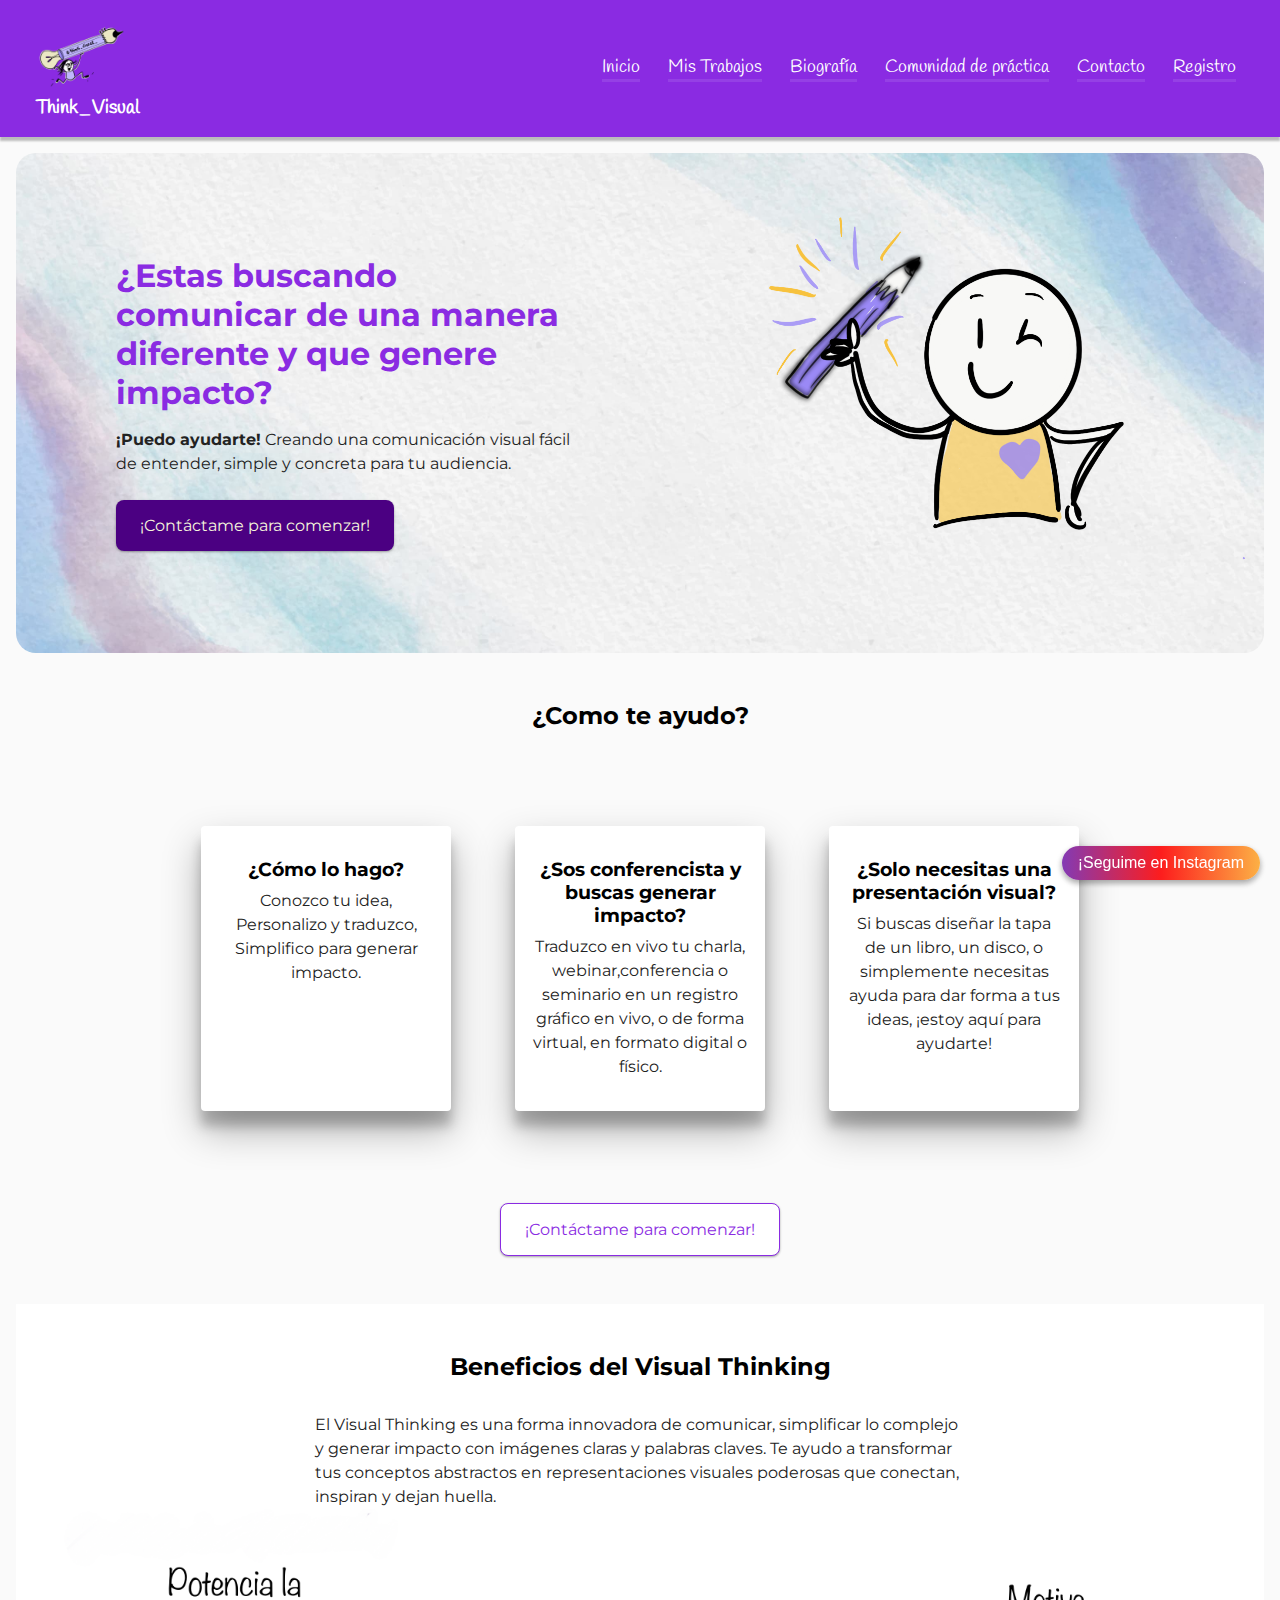
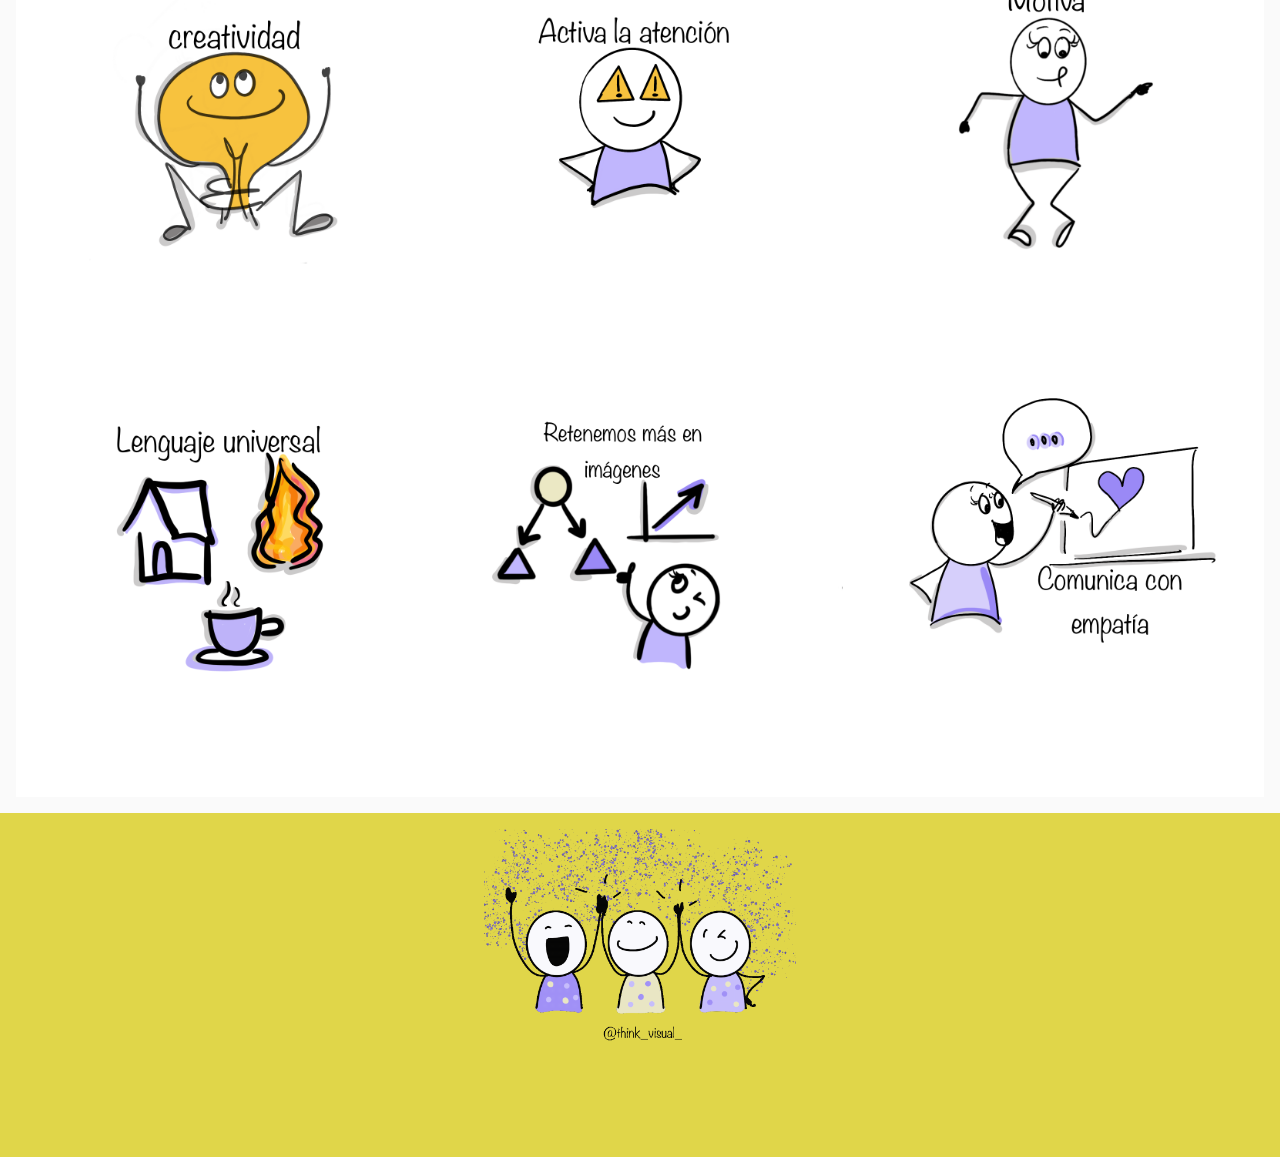
<file: index.html>
<!DOCTYPE html>
<html lang="es">

<head>
    <title> think_visual_</title>
    <meta charset="UTF-8">
    <link href="css/estilos.css" rel="stylesheet" />
    <meta name="viewport" content="width=device-width, initial-scale=1, shrink-to-fit=no" />
    <script src="script.js" defer></script>
</head>

<body>
    <header>
    <div class="container">
        <div id="logo">
            <img src="imagenes/html5-logosinfondo.png" alt="logo de think_visual_">

            <h3 id="marca"> Think_Visual</h3>
        </div>
        <nav>
            <div class="menu-btn" type="button" title="menu">&#9776;</div>
            <ul class="menu">
                <li><a href="index.html">Inicio</a></li>
                <li><a href="mistrabajos.html">Mis Trabajos</a></li>
                <li><a href="biografia.html">Biografía</a></li>
                <li><a href="comunidaddepractica.html">Comunidad de práctica</a></li>
                <li><a href="contacto.html">Contacto</a></li>
                <li><a href="registro.html">Registro</a></li>
            </ul>
        </nav>
    </div>
</header>
    <div id="inicio" class="section">
        <!-- Contenido de la sección "Inicio" -->
    </div>
    <div id="mistrabajos" class="section">
        <!-- Contenido de la sección "Experiencia" -->
    </div>
    <div id="biografia" class="section">
        <!-- Contenido de la sección "Viaja" -->
    </div>
    <div id="comunidaddepractica" class="section">
        <!-- Contenido de la sección "Fotos" -->
    </div>
    <div id="contacto" class="section">
        <!-- Contenido de la sección "Chat" -->
    </div>
    <div id="registro" class="section">
        <!-- Contenido de la sección "Chat" -->
    </div>











    <main>
        <section class="hero">
            <div>
                <div class="text-container">
                <h1 class="index"> ¿Estas buscando comunicar de una manera diferente y que genere impacto? </h1>
                <p> <strong>¡Puedo ayudarte!</strong> Creando una comunicación visual fácil de entender, simple y concreta para tu audiencia.</p>
            
                <a src="/contacto.html" class="botoncontactame">¡Contáctame para comenzar!</a>
            </div>
            </div>
                <figure class="imagenbienvenida"> <img src="imagenes/html5-bienvenida.png"> </figure>

        </section>

        <section class="servicios">
            <h2>¿Como te ayudo?</h2>

            <div class="lista-servicios">
            <div class="servicio">
                <h3>¿Cómo lo hago?</h3>
                <p>Conozco tu idea,
                Personalizo y traduzco,
                Simplifico para generar impacto.</p>
                
            </div>
                
            <div class="servicio">
                <h3>¿Sos conferencista y buscas generar impacto?</h3>
                <p>Traduzco en vivo tu charla, webinar,conferencia o seminario en un registro gráfico en vivo, o de forma virtual, en formato digital o
                    físico.</p>
            </div>
            <div class="servicio">
                <h3>¿Solo necesitas una presentación visual?</h3>
                <p>Si buscas diseñar la tapa de un libro, un disco, o simplemente necesitas ayuda para dar forma a tus
                    ideas, ¡estoy aquí para ayudarte!</p>
            </div>
        </div>
                
            <a src="/contacto.html" class="botoncontactame secondary">¡Contáctame para comenzar!</a>
           
                

        </section>
        <section class="servicios white-section">
                <h2>Beneficios del Visual Thinking</h2>
                <p class="subheading">El Visual Thinking es una forma innovadora de comunicar, simplificar lo complejo y generar impacto
                    con imágenes claras y palabras claves.
                    Te ayudo a transformar tus conceptos abstractos en representaciones visuales poderosas que conectan,
                    inspiran y dejan huella. </p>
                <div class="grid-bennefits">
                <figure class="beneficios"> <img src="imagenes/html5-beneficios1.png"> </figure>
                <figure class="beneficios"> <img src="imagenes/html5_beneficios_2.png"> </figure>
                <figure class="beneficiso"> <img src="imagenes/html5-beneficio3.png"> </figure>
                <figure class="beneficios"> <img src="imagenes/html5-beneficios4.png"> </figure>
                <fugure class="beneficios"> <img src="imagenes/html5-beneficios5.png"> </fugure>
                <figure class="beneficios"> <img src="imagenes/html5-beneficios6.png"> </figure>

            </div>

        </section>


    </main>

    <footer>
        <div class="contenedor-footer">
           <img class="footer-img" alt="ilustracion" src="imagenes/html5-gif.gif">
       </div> 
   </footer>   
 <a class="instagram" href="https://www.instagram.com/think_visual_/?igsh=YXNoMmVsOTVidjV3&utm_source=qr">¡Seguime en Instagram</a>


</body>


</html>
</file>
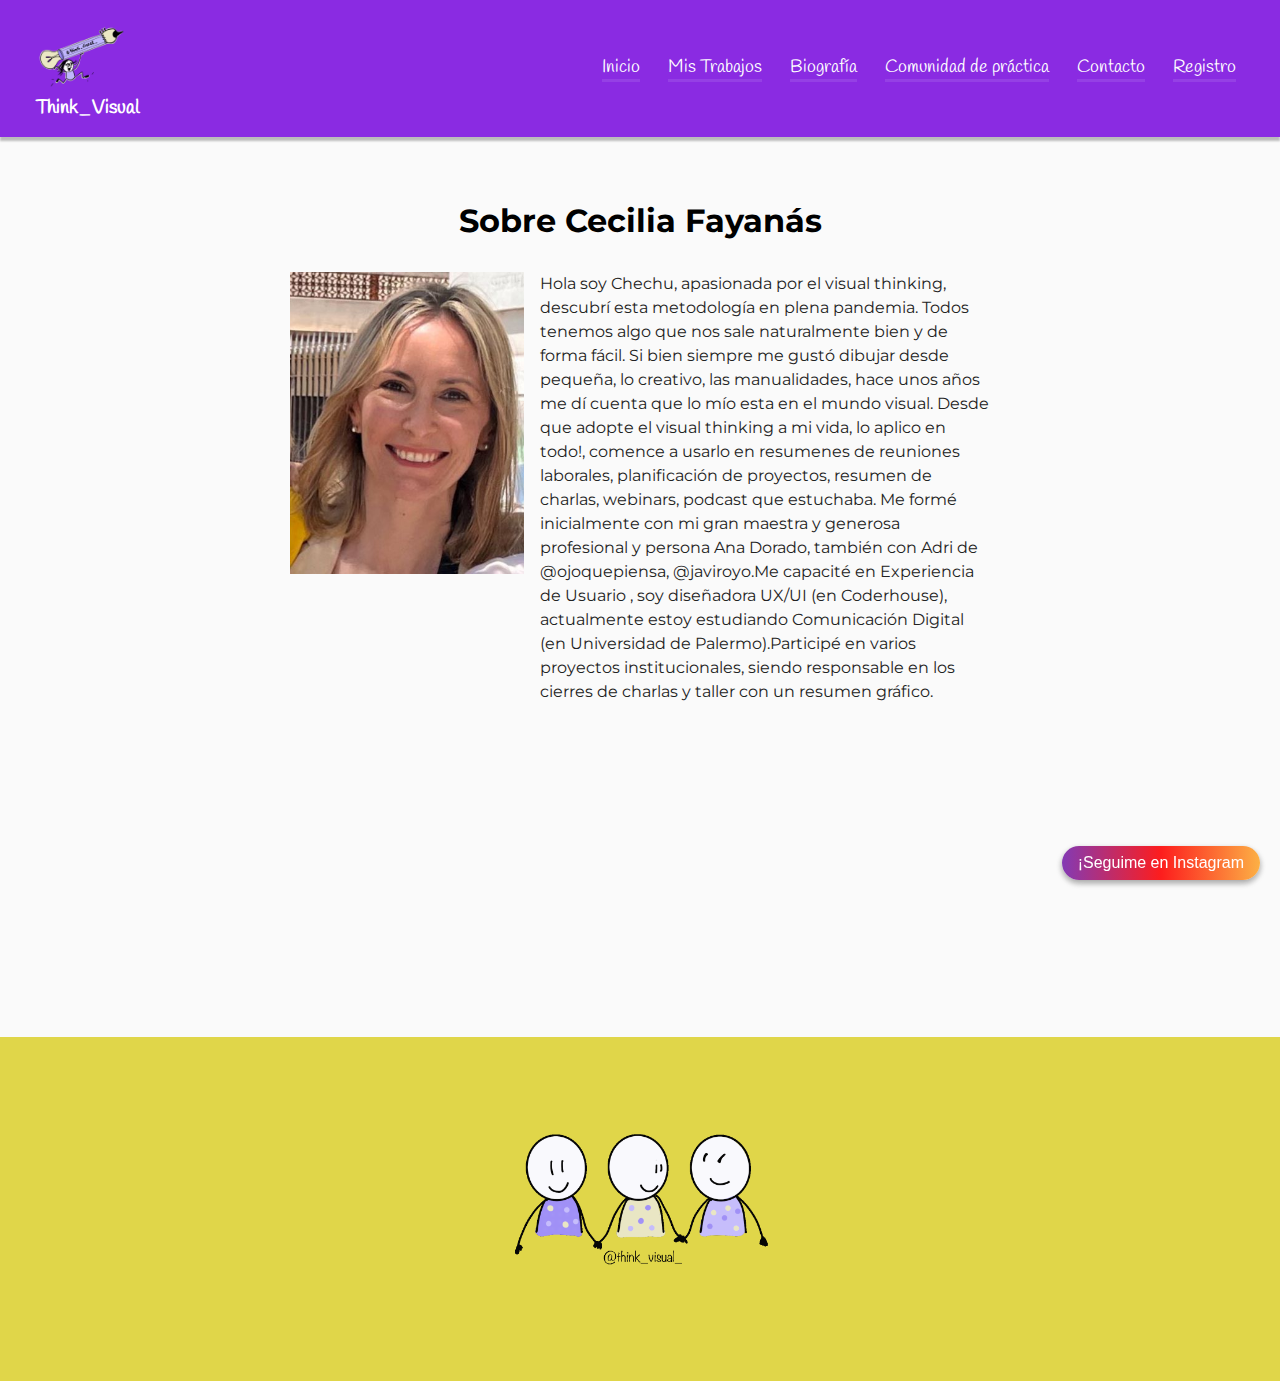
<file: biografia.html>
<!DOCTYPE html>
<html lang="es">
    <head><title> think_visual_</title>
        <meta charset="UTF-8">
        <link href="css/estilos.css" rel="stylesheet"/>
        <meta name="viewport" content="width=device-width, initial-scale=1, shrink-to-fit=no"/>

        
    </head>
    <body>
        <header>
            
            <div class="container">
                <div id="logo">
                    <img src="imagenes/html5-logosinfondo.png" alt="logo de think_visual_">
        
                    <h3 id="marca"> Think_Visual</h3>
                </div>
                <nav>
                    <div class="menu-btn" type="button" title="menu">&#9776;</div>
                    <ul class="menu">
                        <li><a href="index.html">Inicio</a></li>
                        <li><a href="mistrabajos.html">Mis Trabajos</a></li>
                        <li><a href="biografia.html">Biografía</a></li>
                        <li><a href="comunidaddepractica.html">Comunidad de práctica</a></li>
                        <li><a href="contacto.html">Contacto</a></li>
                        <li><a href="registro.html">Registro</a></li>
                    </ul>
                </nav>
            </div>

    </header>
    <div id="inicio" class="section">
        <!-- Contenido de la sección "Inicio" -->
    </div>
    <div id="mistrabajos" class="section">
        <!-- Contenido de la sección "Experiencia" -->
    </div>
    <div id="biografia" class="section">
        <!-- Contenido de la sección "Viaja" -->
    </div>
    <div id="comunidaddepractica" class="section">
        <!-- Contenido de la sección "Fotos" -->
    </div>
    <div id="contacto" class="section">
        <!-- Contenido de la sección "Chat" -->
    </div>
    <div id="registro" class="section">
        <!-- Contenido de la sección "Chat" -->
    </div>

    <script src="script.js"></script>
        </nav>

    </header>

    
    <main>
        <section class="servicios">
                <h1> Sobre Cecilia Fayanás</h1>
                <div class="content-bio">
                <figure>
                        <img class="chechu" src="imagenes/html5_chechu.jpeg" alt="chechu html">
                </figure>
                <p>Hola soy Chechu, apasionada por 
                    el visual thinking, descubrí esta 
                    metodología en plena pandemia.
                    Todos tenemos algo que nos sale naturalmente bien y de forma fácil.  Si bien siempre me gustó dibujar desde pequeña, lo creativo, las manualidades, hace unos años me dí cuenta que lo mío esta en el mundo visual. Desde que adopte el visual thinking a mi vida, lo aplico en todo!, comence a usarlo en resumenes de reuniones laborales, planificación de proyectos, resumen de charlas, webinars, podcast que estuchaba.

                    Me formé inicialmente con mi gran maestra y generosa profesional y persona Ana Dorado, también con Adri de @ojoquepiensa, @javiroyo.Me capacité en Experiencia de Usuario , soy diseñadora UX/UI (en Coderhouse), actualmente estoy estudiando Comunicación Digital (en Universidad de Palermo).Participé en varios proyectos institucionales, siendo responsable en los cierres de charlas y taller con un resumen gráfico.</p>
                    
                </div>
        </section>
    </main>
    <footer>
        <div class="contenedor-footer">
           <img class="footer-img" alt="ilustracion" src="imagenes/html5-gif.gif">
       </div> 
   </footer>   
 <a class="instagram" href="https://www.instagram.com/think_visual_/?igsh=YXNoMmVsOTVidjV3&utm_source=qr">¡Seguime en Instagram</a>


    </body>

</html>
</file>
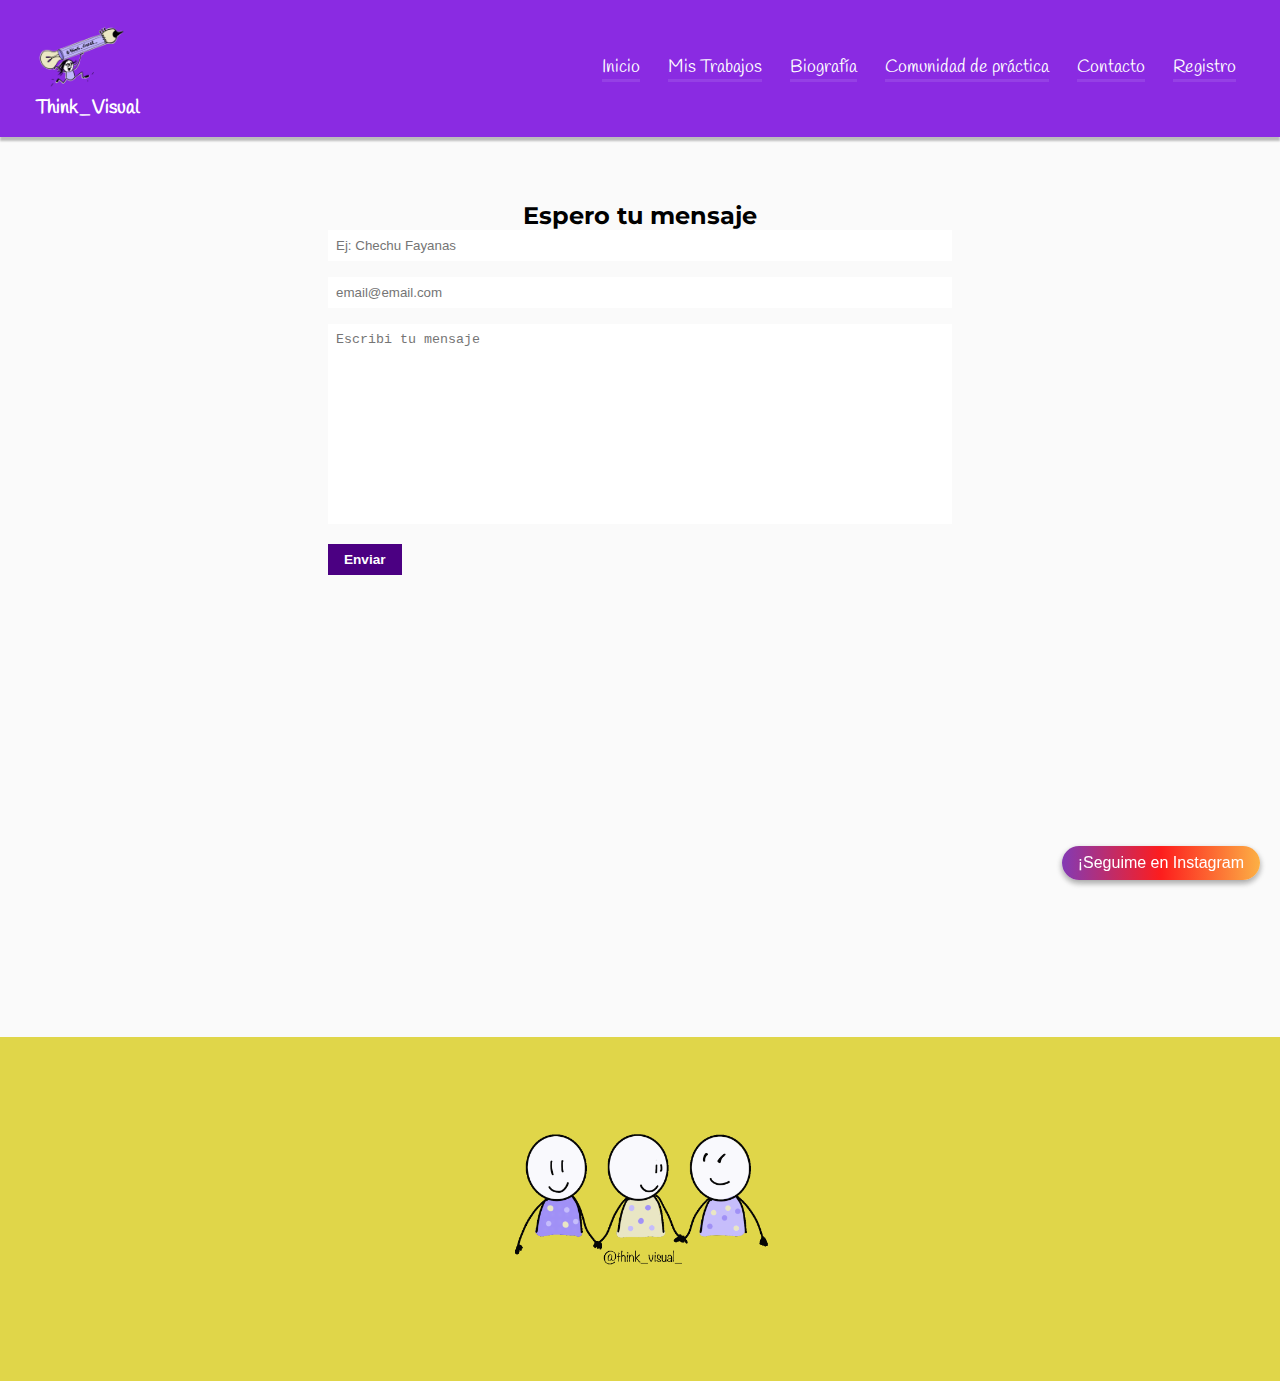
<file: contacto.html>
<!DOCTYPE html>
<html lang="es">
    <head>

        <title> think_visual_</title>
        <meta charset="UTF-8">
        <link href="css/estilos.css" rel="stylesheet"/>
        <meta name="viewport" content="width=device-width, initial-scale=1, shrink-to-fit=no"/>

    </head>
    <body>
        <header
        <div class="container">
            <div id="logo">
                <img src="imagenes/html5-logosinfondo.png" alt="logo de think_visual_">
    
                <h3 id="marca"> Think_Visual</h3>
            </div>
            <nav>
                <div class="menu-btn" type="button" title="menu">&#9776;</div>
                <ul class="menu">
                    <li><a href="index.html">Inicio</a></li>
                    <li><a href="mistrabajos.html">Mis Trabajos</a></li>
                    <li><a href="biografia.html">Biografía</a></li>
                    <li><a href="comunidaddepractica.html">Comunidad de práctica</a></li>
                    <li><a href="contacto.html">Contacto</a></li>
                    <li><a href="registro.html">Registro</a></li>
                </ul>
            </nav>
        </div>
    </header>
    <div id="inicio" class="section">
        <!-- Contenido de la sección "Inicio" -->
    </div>
    <div id="mistrabajos" class="section">
        <!-- Contenido de la sección "Experiencia" -->
    </div>
    <div id="biografia" class="section">
        <!-- Contenido de la sección "Viaja" -->
    </div>
    <div id="comunidaddepractica" class="section">
        <!-- Contenido de la sección "Fotos" -->
    </div>
    <div id="contacto" class="section">
        <!-- Contenido de la sección "Chat" -->
    </div>
    <div id="registro" class="section">
        <!-- Contenido de la sección "Chat" -->
    </div>

    <script src="script.js"></script>
        </nav>

        </header>
    
    <main>
        <section class="contacto">
            <h2>Espero tu mensaje</h2>
        
        <div class="contenedor-formulario">
            <form action="#" class="formulario">
                <div class="contenedor-campo">
                    <input type="text" name="nombre" id="nombre" placeholder="Ej: Chechu Fayanas" class="formulario-campo">
                </div>
                <div class="contenedor-campo">
                    <input type="email" name="email" id="email" placeholder="email@email.com" class="formulario-campo">
                </div>
                <div class="contenedor-campo">
                    <textarea name="mensaje" id="mensaje" placeholder="Escribi tu mensaje" class="formulario-campo"></textarea>
                </div>
        
                <div class="formulario-boton">
                    <input type="submit" value="Enviar">
                </div>
        
            </form>
        </div>
        
        </section>

    </main>





     
    <footer>
        <div class="contenedor-footer">
           <img class="footer-img" alt="ilustracion" src="imagenes/html5-gif.gif">
       </div> 
   </footer>   
 <a class="instagram" href="https://www.instagram.com/think_visual_/?igsh=YXNoMmVsOTVidjV3&utm_source=qr">¡Seguime en Instagram</a>


    </body>


</html>
</file>
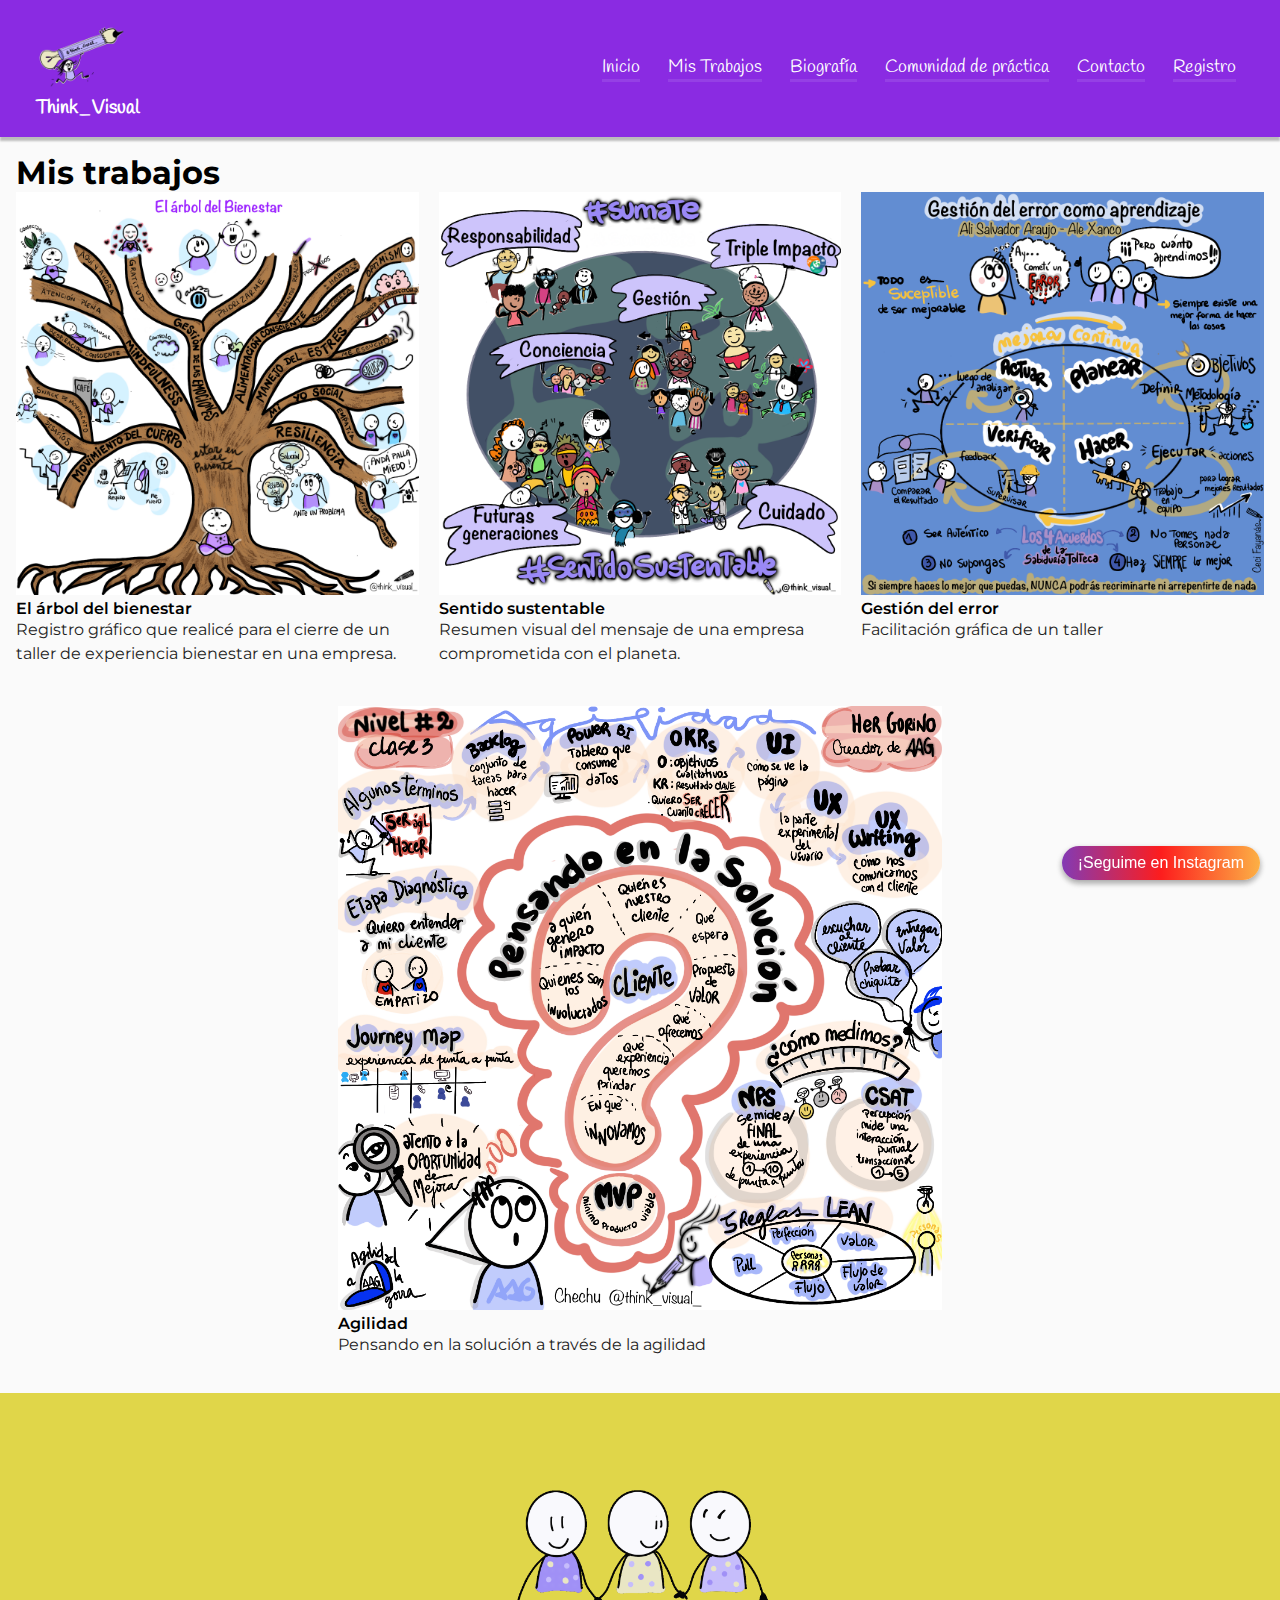
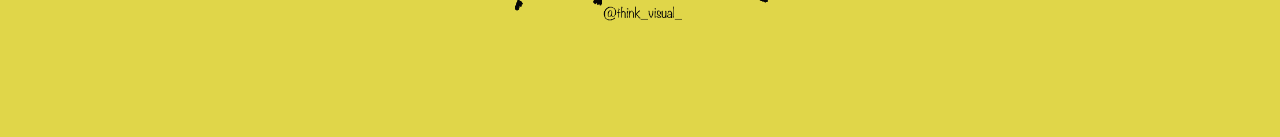
<file: mistrabajos.html>
<!DOCTYPE html>
<html lang="es">
    <head>
        <title> think_visual_</title>
        <meta charset="UTF-8">
        <link href="css/estilos.css" rel="stylesheet"/>
        <meta name="viewport" content="width=device-width, initial-scale=1, shrink-to-fit=no"/>

    </head>
    <body>
        <header>
            <div class="container">
                <div id="logo">
                    <img src="imagenes/html5-logosinfondo.png" alt="logo de think_visual_">
        
                    <h3 id="marca"> Think_Visual</h3>
                </div>
                <nav>
                    <div class="menu-btn" type="button" title="menu">&#9776;</div>
                    <ul class="menu">
                        <li><a href="index.html">Inicio</a></li>
                        <li><a href="mistrabajos.html">Mis Trabajos</a></li>
                        <li><a href="biografia.html">Biografía</a></li>
                        <li><a href="comunidaddepractica.html">Comunidad de práctica</a></li>
                        <li><a href="contacto.html">Contacto</a></li>
                        <li><a href="registro.html">Registro</a></li>
                    </ul>
                </nav>
            </div>
        </header>
        <div id="inicio" class="section">
            <!-- Contenido de la sección "Inicio" -->
        </div>
        <div id="mistrabajos" class="section">
            <!-- Contenido de la sección "Experiencia" -->
        </div>
        <div id="biografia" class="section">
            <!-- Contenido de la sección "Viaja" -->
        </div>
        <div id="comunidaddepractica" class="section">
            <!-- Contenido de la sección "Fotos" -->
        </div>
        <div id="contacto" class="section">
            <!-- Contenido de la sección "Chat" -->
        </div>
        <div id="registro" class="section">
            <!-- Contenido de la sección "Chat" -->
        </div>

        <script src="script.js"></script>
            </nav>
        </header>
    
            <main>
                <section>
                    
                    <article>

                    
                    <h1> Mis trabajos</h1>
                    <div class="contenedor-flex">

                        <div class="trabajo">
                    
        <figure> <img src="imagenes/html5_arbol.png" alt="el arbol del bienestar">
                </figure>
            
        
                        <figcaption class="arbol"> El árbol del bienestar</figcaption>
                        <p>Registro gráfico que realicé para el cierre de un taller de experiencia  bienestar en una empresa.</p>
                    </div>
                
                
                    <div class="trabajo">
                        <figure class="sustentable"> <img src="imagenes/html5_sentido_sustentable.png" alt="sentido sustentable">
                        </figure>
                        
                        <figcaption class="sustentable"> Sentido sustentable</figcaption>
                        
                                <p> Resumen visual del mensaje de una empresa comprometida con el planeta.</p>
                            </div>
                       

                            <div class="trabajo">
                                <figure class="gestionerror"> <img src="imagenes/html5_gestion_del_error.png" alt="Gestión del error">
                                </figure>
                               
                                    <figcaption class="gestionerror"> Gestión del error</figcaption>
                                <p> Facilitación gráfica de un taller</p>
                            </div>
                           

                            
                            <div class="trabajo">
                                <figure class="agilidad"> <img src="imagenes/html5_agilidad.png" alt="Agilidad">
                                </figure>
                               
                                <figcaption class="agilidad"> Agilidad</figcaption>
                                <p> Pensando en la solución a través de la agilidad</p>
                            </div>
                        
                        </div>
                   
                            





                    </article>
                </div>
                </section>

            </main>
            <footer>
                <div class="contenedor-footer">
                   <img class="footer-img" alt="ilustracion" src="imagenes/html5-gif.gif">
               </div> 
           </footer>   
         <a class="instagram" href="https://www.instagram.com/think_visual_/?igsh=YXNoMmVsOTVidjV3&utm_source=qr">¡Seguime en Instagram</a>
        
        
                
       
            </body>



</html>
</file>
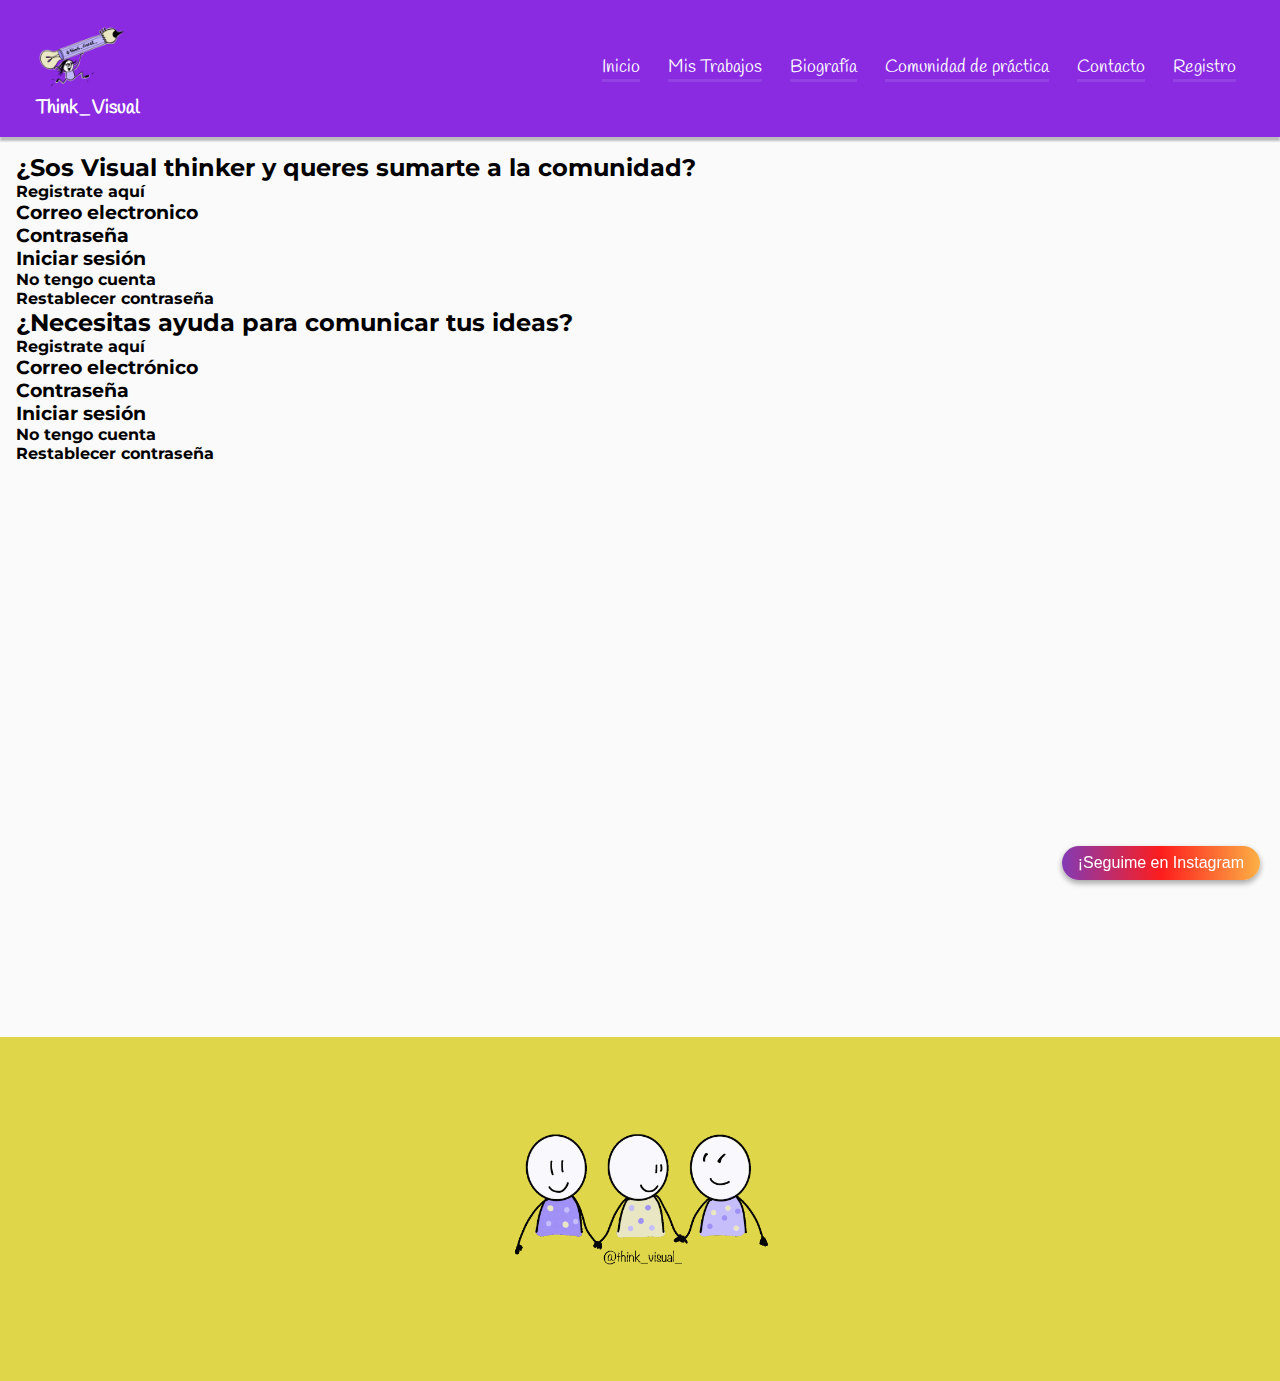
<file: registro.html>
<!DOCTYPE html>
<html lang="es">
    <head>
        <title> think_visual_</title>
        <meta charset="UTF-8">
        <link href="css/estilos.css" rel="stylesheet"/>
        <meta name="viewport" content="width=device-width, initial-scale=1, shrink-to-fit=no"/> 
    </head>
    <body>
        <header>
            
            <div class="container">
                <div id="logo">
                    <img src="imagenes/html5-logosinfondo.png" alt="logo de think_visual_">
        
                    <h3 id="marca"> Think_Visual</h3>
                </div>
                <nav>
                    <div class="menu-btn" type="button" title="menu">&#9776;</div>
                    <ul class="menu">
                        <li><a href="index.html">Inicio</a></li>
                        <li><a href="mistrabajos.html">Mis Trabajos</a></li>
                        <li><a href="biografia.html">Biografía</a></li>
                        <li><a href="comunidaddepractica.html">Comunidad de práctica</a></li>
                        <li><a href="contacto.html">Contacto</a></li>
                        <li><a href="registro.html">Registro</a></li>
                    </ul>
                </nav>
            </div>

        </header>
        <div id="inicio" class="section">
            <!-- Contenido de la sección "Inicio" -->
        </div>
        <div id="mistrabajos" class="section">
            <!-- Contenido de la sección "Experiencia" -->
        </div>
        <div id="biografia" class="section">
            <!-- Contenido de la sección "Viaja" -->
        </div>
        <div id="comunidaddepractica" class="section">
            <!-- Contenido de la sección "Fotos" -->
        </div>
        <div id="contacto" class="section">
            <!-- Contenido de la sección "Chat" -->
        </div>
        <div id="registro" class="section">
            <!-- Contenido de la sección "Chat" -->
        </div>

        <script src="script.js"></script>
         </nav>

        </header>


    
    <main>
        <section>
            <article>
                <h2>¿Sos Visual thinker y queres sumarte a la comunidad?</h2>
                <h4>Registrate aquí</h4>
                <h3>Correo electronico</h3>
                <h3>Contraseña</h3>
                <h3>Iniciar sesión</h3>
                <h4>No tengo cuenta</h4>
                <h4>Restablecer contraseña</h4>
                <h2>¿Necesitas ayuda para comunicar tus ideas?</h2>
                <h4>Registrate aquí</h4>
                <h3>Correo electrónico</h3>
                <h3>Contraseña</h3>
                <h3>Iniciar sesión</h3>
                <h4>No tengo cuenta</h4>
                <h4>Restablecer contraseña</h4>

            </article>

        </section>

    </main>
    <footer>
        <div class="contenedor-footer">
           <img class="footer-img" alt="ilustracion" src="imagenes/html5-gif.gif">
       </div> 
   </footer>   
 <a class="instagram" href="https://www.instagram.com/think_visual_/?igsh=YXNoMmVsOTVidjV3&utm_source=qr">¡Seguime en Instagram</a>


       </div>
        
    </body>
</html>
</file>
<file: css/estilos.css>
@charset "utf-8";


/* handlee     describirla: font-family: "Handlee", italics; font-weight: 400; font style: normal;*/
@import url('https://fonts.googleapis.com/css2?family=Handlee&family=Montserrat:ital,wght@0,600;1,600&family=Shadows+Into+Light&family=Shadows+Into+Light+Two&display=swap ');



/* Montserrat light 300  describirla:  font-family: "Montserrat", sans-serif; tamaño-óptico-de-fuente: automático; peso de fuente: 300; estilo de fuente: normal;*/



/* montserrat regular 400    describirla : font-family: "Montserrat", sans-serif; optical-font-size: auto; font-weight: 400; font style: normal;*/
@import url('https://fonts.googleapis.com/css2?family=Handlee&family=Montserrat:ital@0;1&family=Shadows+Into+Light&family=Shadows+Into+Light+Two&display=swap');

/* montserrat regular 500* para desscribirla: font-family: "Montserrat", sans-serif; optical-font-size: auto; font-weight: 500; font style: normal;*/
@import url('https://fonts.googleapis.com/css2?family=Handlee&family=Montserrat:ital,wght@0,500;1,500&family=Shadows+Into+Light&family=Shadows+Into+Light+Two&display=swap ');

/* montserrat regular 600* SEMIBOLD para desscribirla: font-family: "Montserrat", sans-serif; optical-font-size: auto; font-weight: 600; font style: normal; */
@import url('https://fonts.googleapis.com/css2?family=Handlee&family=Montserrat:ital,wght@0,600;1,600&family=Shadows+Into+Light&family=Shadows+Into+Light+Two&display=swap ');

/* montserrat regular 700* BOLDpara desscribirla: font-family: "Montserrat", sans-serif; tamaño-óptico-de-fuente: automático; peso de fuente: 700; estilo de fuente: normal; */
@import url('https://fonts.googleapis.com/css2?family=Handlee&family=Montserrat:ital,wght@0,700;1,700&family=Shadows+Into+Light&family=Shadows+Into+Light+Two&display=swap ');


body{
  background-color: #fafafa;
}

p{
  color: #222;
  line-height: 1.5;
}

.subheading{
  max-width: 650px;
  margin: 0 auto
}
.white-section{
  background-color: #fff;
}

* {
  margin: 0;
  padding: 0;
  border: 0;
  box-sizing: border-box;
}

img {
  max-width: 100%;
}

#logo {
  width: 70%;
}



header {
  font-family: "Handlee", italics;
  font-weight: 400;
  font-style: normal;
  font-size: 16px;
  background-color: #8a2be2;
}

.container  {
  display: flex;
  align-items: center;
  padding: 16px 32px;
  justify-content: space-between;
  align-items: center;

}

#logo img {
  border-radius: 100%;
}






main {
  font-family: "Montserrat", sans-serif;
  font-weight: 400;
  font-style: normal;
  padding: 1em;
  min-height: 100vh;
}

.arbol {
  font-family: "Montserrat", sans-serif;
  font-weight: 600;
  font-style: normal;
}

.sustentable {
  font-family: "Montserrat", sans-serif;
  font-weight: 600;
  font-style: normal;
}

.gestionerror {
  font-family: "Montserrat", sans-serif;
  font-weight: 600;
  font-style: normal;
}

.agilidad {
  font-family: "Montserrat", sans-serif;
  font-weight: 600;
  font-style: normal;
}


.h1 {
  font-family: "Montserrat", sans-serif;
  font-weight: 600;
  font-style: normal;

}

.figcaption {
  font-family: "Montserrat", sans-serif;
  font-weight: 500;
  font-style: normal;

}

.index {
  color: #8a2be2;

}

.botoncontactame {
  color: beige;
  background-color: indigo;
  display: inline-block;
  padding: 16px 24px;
  border-radius: 8px;
  text-decoration: none;
  cursor: pointer;
  box-shadow: 0 1px 3px rgba(0,0,0,0.12), 0 1px 2px rgba(0,0,0,0.24);
  transition: all 0.3s cubic-bezier(.25,.8,.25,1);

}

.botoncontactame:hover{
  background-color: rgb(112, 7, 187);
  box-shadow: 0 14px 28px rgba(0,0,0,0.25), 0 10px 10px rgba(0,0,0,0.22);

}

.secondary{
  background-color: #fff;
  border: #8a2be2 1px solid;
  color: #8a2be2;
}

.secondary:hover{
  background-color: #fafafa;
  color: #8a2be2;
}



/* aca tengo dudas de como aplicar el gri, si a cada div o a todo el contenedor mmis trabajos*/
.mistrabajos {
  display: grid;
}



footer {
  background-color: rgb(224, 214, 73);
  color: indigo;
  width: 100%;
  margin-inline: auto;
  padding: 1rem;
}


header {
  box-shadow: 0 4px 2px hsl(0 0% 0% / 0.25);
  position: sticky;
  top: 0;
  z-index: 8000;
}



#logo {
  display: flex;
  align-items: center;
  position: relative;
  z-index: 9999;
}


#logo img {
  width: 10em;
  margin: -1em .75em -1em 0;
}


/* "botón hamburguesa" */
.menu-btn {
  cursor: pointer;
  transition: all 0.3s ease-out;
  /* anima al hover*/
  /* "fijo no scrolea", no genera scrol*/
  position: fixed;
  /* emplazamiento 1 renglón del borde superior*/
  top: 1em;
  /* emplazamiento 1 renglón del borde derecho*/
  right: 1em;
  /* en capa superior, casi arriba de todo*/
  z-index: 9000;
  /* es la profundidad*/

}

/* menú propiamente dicho */
nav ul {
  background-color: indigo;
  display: grid;
  place-items: center;
  place-content: center;
  list-style: none;

  /* sale del fondo, queda fijo */
  position: fixed;
  /* emplazamiento,
  estirado en toda la ventana */
  inset: 0;
  /* capa superior, arriba de casi todo */
  z-index: 8000;
  /* escondido "a la derecha" */
  translate: 100%;

  transition: all .6s ease;
  /* anima cuando "nav" NO tiene la clase "menuVisible" */
}

/* el menu cuando "nav" tiene la clase "menuVisible" */
.menuVisible ul {
  background-color: indigo;
  transition: all .4s ease;
  /* anima cuando "nav" tiene la clase "menuVisible" */

  /* se muestra */
  translate: 0;
}

/* cada vínculo del menu */
nav ul li a {
  border-bottom: solid 3px hsl(0 0% 100% / 0.1);
  color: white;
  display: block;
  font-size: 18px;
  margin-block-end: .5rem;
  
  /* el valor menor entre el 40% del ancho de la ventana del navegador y 240px */
  text-align: center;

  margin: 0 12px;
  text-decoration: none;
}

nav ul li a:hover {
  border-bottom: solid 3px hsl(0 0% 100% / 0.5);
  transition: all .3s;
}

#marca{
  color: #fff;
}

.content-bio {
  max-width: 700px;
  display: flex;
  margin-top: 32px;
  gap: 16px;
}
.content-bio p{
  max-width: 450px;
}


/*HERO section*/
.hero{
  background-image: url(../imagenes/bg-hero.jpg);
  background-position: center;
  background-repeat: no-repeat;
  background-size: cover;
  border-radius: 20px;
  height: 500px;
  display: flex;
  justify-content: space-between;
  align-items: center;
}

.text-container{
  width: 80%;
  padding-left: 100px;
}

.text-container p{
  padding-bottom: 24px;
}

.text-container h1{
  padding-bottom: 16px;
}

.servicios{
  display: flex;
  flex-direction: column;
  align-items: center;
  padding: 48px 0;

}

.servicios h2{
  padding-bottom: 32px;
}



.lista-servicios{
  display: flex;
  padding: 32px 0 60px 0;
  justify-content: space-around;
  flex-wrap: wrap;
}

.servicio{
  width: 250px;
  text-align: center;
  background-color: #fff;
  border-radius: 4px;
  padding: 32px 16px;
  box-shadow: 0 19px 38px rgba(0,0,0,0.30), 0 15px 12px rgba(0,0,0,0.22);
  margin: 32px 32px;
}

.servicio h3{
  margin-bottom: 8px;
}

.grid-bennefits{
  display: grid;
  grid-template-columns: 1fr 1fr 1fr;
  grid-template-rows: 1fr 1fr;
}
/*FORMULARIO*/
.contacto {
  padding: 3rem 0;
}

.contacto h2 {
  text-align: center;
}

.formulario {
  max-width: 50%;
  margin: 0 auto;
}

.formulario-campo {
  width: 100%;
  padding: 0.5rem;
}

.contenedor-campo {
  margin-bottom: 1rem;
}

.contenedor-campo textarea {
  resize: none;
  height: 200px;
}

.formulario-boton input {
  padding: 0.5rem 1rem;
  border: none;
  background-color: indigo;
  color: white;
  font-weight: bold;
  font-size: 0.85rem;
}





/* CSS para dispositivos móviles */
.trabajo {
  width: 100%;
  /* Ocupar todo el ancho disponible */
  margin-bottom: 20px;
  /* Espacio entre los trabajos */
}

/* Estilo adicional para las imágenes */
.trabajo img {
  max-width: 100%;
  height: auto;
}




.contenedor-flex {
  display: flex;
  flex-wrap: wrap;
  gap: 20px;
}

.instagram{
  position: fixed;
  display: inline-block;
  bottom: 20px;
  right: 20px;
  z-index: 9999;
  padding: 8px 16px;
  border-radius: 100px;
  color: #fff;
  text-decoration: none;
  font-family: sans-serif;
  box-shadow: 0 3px 6px rgba(0,0,0,0.16), 0 3px 6px rgba(0,0,0,0.23);
  background: linear-gradient(
    to right,
    #833ab4,#fd1d1d,#fcb045);
}




/* CSS para dispositivos móviles */
.trabajo {
  width: 100%;
  /* Ocupar todo el ancho disponible */
  margin-bottom: 20px;
  /* Espacio entre los trabajos */
}

/* Estilo adicional para las imágenes */
.trabajo img {
  max-width: 100%;
  height: auto;
}




footer .contenedor-footer {
  display: grid;
  place-items: center;
}

.footer-img{
  max-width: 25%;
}

.contenedor-footer h4{
  margin-top: -150px;
}







/* CSS para tablets */
@media (min-width: 40em) {
  
  .trabajo {
    flex: 1 0 calc(50% - 20px);
    /* Dos columnas */
    max-width: calc(50% - 20px);
  }


  /* el menÃº deja de ser fijo */
  header {
    /* para que estÃ© en capa superior pero que no parezca */
    position: relative;
  }

  #logo {
    width: 7em;
    display: flex;
    flex-direction: column;
    color: white;
    align-items: center;
  }

  /* botÃ³n "hamburguesa" oculto */
  .menu-btn {
    display: none;
  }

  nav {
    list-style: none;
  }
  /* menu visible */
  header nav ul,
  header .menuVisible ul {
    /* caja flexible para menu horizontal*/
    display: flex;
    /* separaciÃ³n entre sus elementos */
    gap: .25em;

    /* para que estÃ© en capa superior pero que no parezca */
    position: relative;

    /* elimina desplazamiento */
    translate: 0;
    list-style: none;
    /* elimina fondo */
    background-color: unset;
  }

  /* items de lista  que contienen los vÃ­nculos del menu */
  header nav ul li {
    width: auto;
    /* que no midan menos de: */
  }






}


@media (max-width: 800px){
  .hero{
    flex-direction: column;
    padding: 32px 16px;
  }
  .imagenbienvenida{
    width: 300px;
  }
  .text-container{
    width: 100%;
    padding-left: 0;
}
.grid-bennefits{ 
  display: grid;
  grid-template-columns: 1fr 1fr;
  grid-template-rows: 1fr 1fr;
}
.content-bio{
  flex-direction: column;
}
}










/* CSS para escritorio */
@media (min-width: 60em) {
  .contenedor-flex {
    justify-content: space-evenly;
  }

  .trabajo {
    flex: 1 1 calc(33% - 20px);
  }

}
</file>
